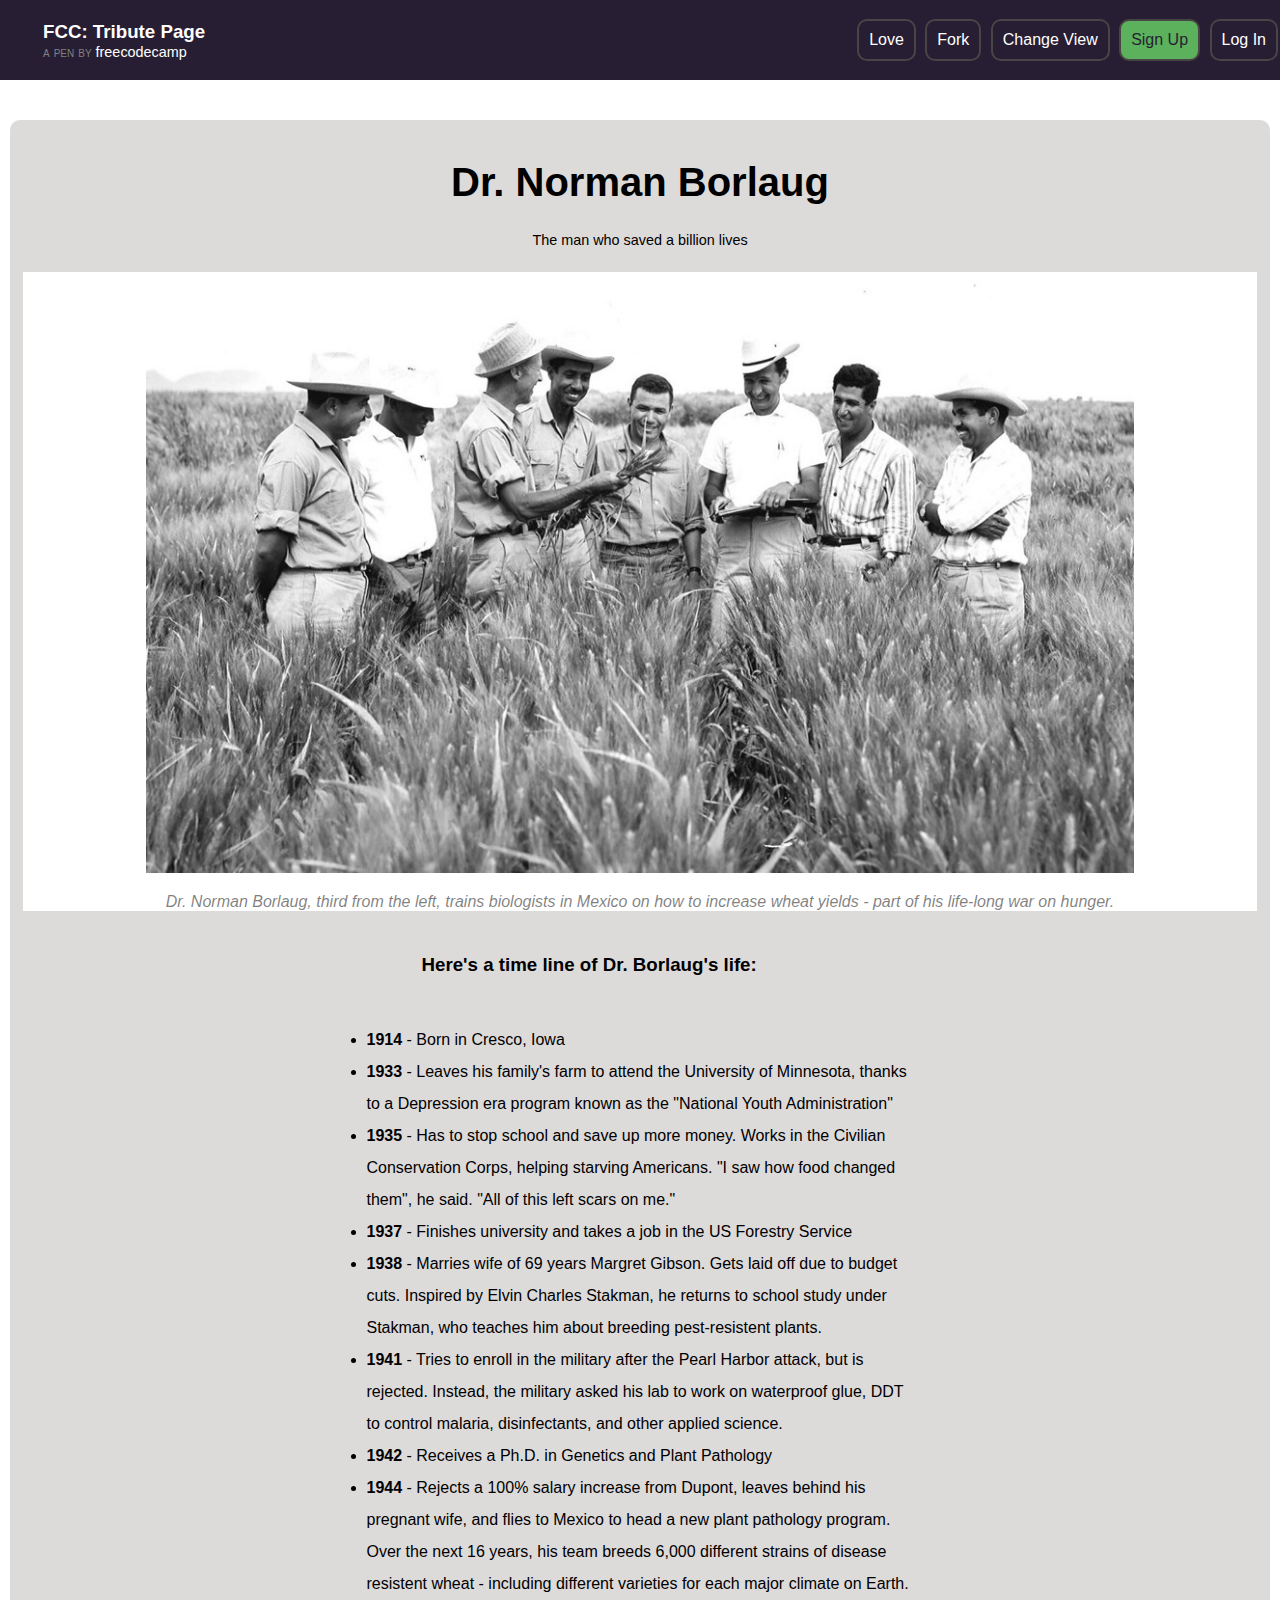
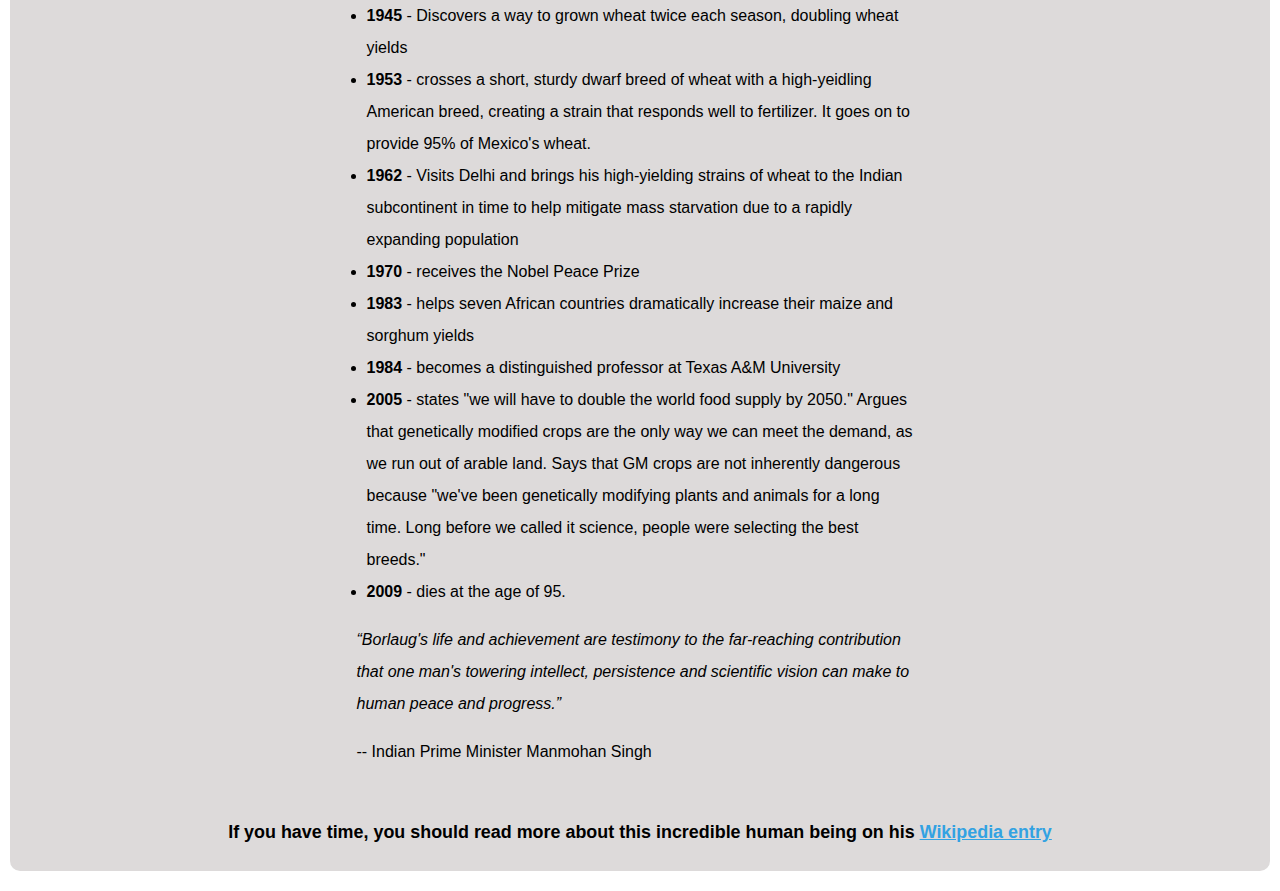
<file: index.html>
<!DOCTYPE html>
<html lang="en">

<head>
    <meta charset="UTF-8">
    <meta name="viewport" content="width=device-width, initial-scale=1.0">
    <meta http-equiv="X-UA-Compatible" content="ie=edge">
    <link rel="stylesheet" href="style.css">
    <title>My Tribute Page</title>
</head>

<body>
    <main id="main">
        <header>
            <div id="logo">
                <a href="">
                    <h3>FCC: Tribute Page</h3>
                </a>
                <br>
                <span id="pen">a pen by <a href="https://codepen.io/freeCodeCamp" id="code">freecodecamp</a></span>
            </div>
            <nav>
                <ul id="navItems">
                    <li><a href="">Love</a></li>
                    <li><a href="">Fork</a></li>
                    <li><a href="">Change View</a></li>
                    <li id="sign"><a href="signUp.html">Sign Up</a></li>
                    <li><a href="">Log In</a></li>
                </ul>
            </nav>
        </header>
        <h1 id="title">Dr. Norman Borlaug</h1>
        <h5>The man who saved a billion lives</h5>
        <div id="img-div">
            <img src="img.jpg" alt="" id="image">
            <p id="img-caption">Dr. Norman Borlaug, third from the left, trains biologists in Mexico on how to increase
                wheat yields - part of his life-long war on hunger.</p>
        </div>
        <div id="tribute-info">
            <h3>Here's a time line of Dr. Borlaug's life:</h3>
            <ul>
                <li><strong>1914</strong> - Born in Cresco, Iowa</li>
                <li><strong>1933</strong> - Leaves his family's farm to attend the University of Minnesota,
                    thanks to a Depression era program known as the "National Youth Administration"</li>
                <li><strong>1935</strong> - Has to stop school and save up more money. Works in the Civilian
                    Conservation Corps, helping starving Americans.
                    "I saw how food changed them", he said. "All of this left scars on me."</li>
                <li><strong>1937</strong> - Finishes university and takes a job in the US Forestry Service</li>
                <li><strong>1938</strong> - Marries wife of 69 years Margret Gibson. Gets laid off due to budget cuts.
                    Inspired by Elvin Charles Stakman, he returns to school study under Stakman,
                    who teaches him about breeding pest-resistent plants.</li>
                <li><strong>1941</strong> - Tries to enroll in the military after the Pearl Harbor attack, but is
                    rejected. Instead, the military asked his lab to work on waterproof glue, DDT to control malaria,
                    disinfectants,
                    and other applied science.</li>
                <li><strong>1942</strong> - Receives a Ph.D. in Genetics and Plant Pathology</li>
                <li><strong>1944</strong> - Rejects a 100% salary increase from Dupont, leaves behind his pregnant wife,
                    and flies to Mexico to head a new plant pathology program. Over the next 16 years, his team breeds
                    6,000 different strains of disease resistent wheat -
                    including different varieties for each major climate on Earth.</li>
                <li><strong>1945</strong> - Discovers a way to grown wheat twice each season, doubling wheat yields</li>
                <li><strong>1953</strong> - crosses a short, sturdy dwarf breed of wheat with a high-yeidling American
                    breed, creating a strain that responds well to fertilizer.
                    It goes on to provide 95% of Mexico's wheat.</li>
                <li><strong>1962</strong> - Visits Delhi and brings his high-yielding strains of wheat to the Indian
                    subcontinent in time to help mitigate
                    mass starvation due to a rapidly expanding population</li>
                <li><strong>1970</strong> - receives the Nobel Peace Prize</li>
                <li><strong>1983</strong> - helps seven African countries dramatically increase their maize and sorghum
                    yields</li>
                <li><strong>1984</strong> - becomes a distinguished professor at Texas A&M University</li>
                <li><strong>2005</strong> - states "we will have to double the world food supply by 2050." Argues that
                    genetically modified crops are the only way we can meet the demand, as we run out of arable land.
                    Says that GM crops are not inherently dangerous because "we've been genetically modifying plants and
                    animals for a long time.
                    Long before we called it science, people were selecting the best breeds."</li>
                <li><strong>2009</strong> - dies at the age of 95.</li>
            </ul>
            <p><em><q>Borlaug's life and achievement are testimony to the far-reaching contribution that one man's towering
                    intellect, persistence and scientific vision can make to human peace and progress.</q></em></p>
            <p>-- Indian Prime Minister Manmohan Singh</p>
        </div>
        <footer>
            <p>If you have time, you should read more about this incredible human being on his
                <a href="" target="_blank" id="tribute-link">Wikipedia entry</a></p>
        </footer>
    </main>
    
</body>

</html>
</file>
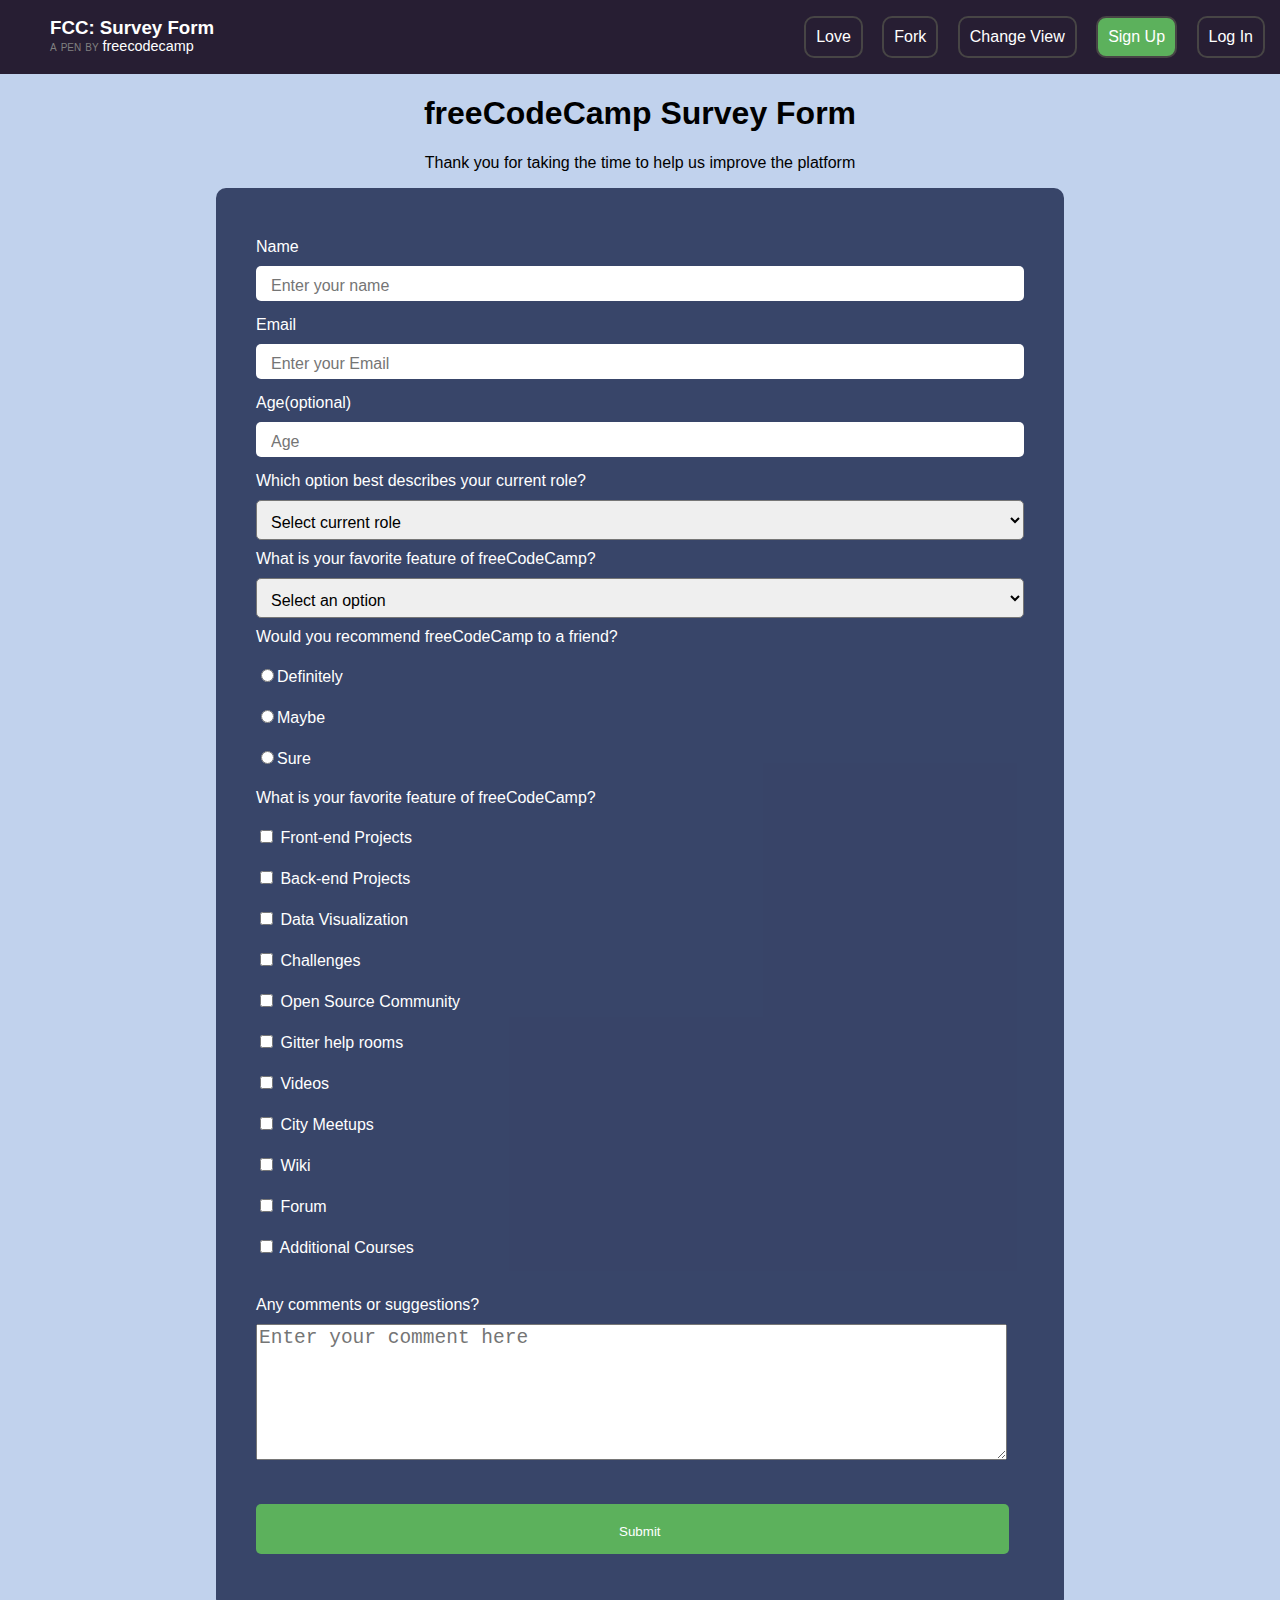
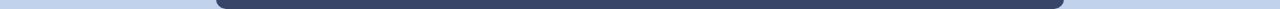
<file: signUp.html>
<!DOCTYPE html>
<html lang="en">

<head>
    <meta charset="UTF-8">
    <meta name="viewport" content="width=device-width, initial-scale=1.0">
    <meta http-equiv="X-UA-Compatible" content="ie=edge">
    <link rel="stylesheet" href="style2.css">
    <title>My SignUp Page</title>
</head>

<body>
    <main id="main">
        <header>
            <div id="logo">
                <a href="">
                    <h3>FCC: Survey Form</h3>
                </a>
                <span id="pen">a pen by <a href="https://codepen.io/freeCodeCamp" id="code">freecodecamp</a></span>
            </div>
            <nav>
                <ul id="navItems">
                    <li><a href="">Love</a></li>
                    <li><a href="">Fork</a></li>
                    <li><a href="">Change View</a></li>
                    <li id="sign"><a href="">Sign Up</a></li>
                    <li><a href="">Log In</a></li>
                </ul>
            </nav>
        </header>
        <h1 id="title">freeCodeCamp Survey Form</h1>
        <p id="description">Thank you for taking the time to help us improve the platform</p>
        <div id="form-container">
            <form action="" id="survey-form">
                <label for="name" id="name-label">Name</label><br>
                <input type="text" id="name" placeholder="Enter your name" required><br>
                <label for="email" id="email-label">Email</label><br>
                <input type="email" id="email" placeholder="Enter your Email" required><br>
                <label for="number" id="number-label">Age(optional)</label><br>
                <input type="number" id="number" min="2" max="3" placeholder="Age" required><br>
                <label for="dropdown">Which option best describes your current role?</label><br>
                <select name="select role" id="dropdown" class="select">
                    <option value="Student" selected disabled>Select current role</option>
                    <option value="Full Time Job">Student</option>
                    <option value="Full Time Job">Full Time Job</option>
                    <option value="Full Time Learner">Full Time Learner</option>
                    <option value="Prefer not say">Prefer not say</option>
                    <option value="Other">Other</option>
                </select><br>
                <label for="">What is your favorite feature of freeCodeCamp?</label><br>
                <select name="select role" id="dropdown" class="select">
                    <option value="Student" selected disabled>Select an option</option>
                    <option value="Challenges">Challenges</option>
                    <option value="Projects">Projects</option>
                    <option value="Community">Community</option>
                    <option value="Open Source">Open Source</option>
                </select><br>
                <label for="">Would you recommend freeCodeCamp to a friend?</label><br>
                <label for="feed1"><input type="radio" name="feedback" id="feed1">Definitely</label><br>
                <label for="feed2"><input type="radio" name="feedback" id="feed2">Maybe</label><br>
                <label for="feed3"><input type="radio" name="feedback" id="feed3">Sure</label><br>
                <label for="">What is your favorite feature of freeCodeCamp?</label><br>
                <label for="check1"><input type="checkbox" name="check1" id="check1" value="Front-end Projects">
                    Front-end Projects</label><br>
                <label for="check2"><input type="checkbox" name="check2" id="check2" value="Back-end Projects">
                    Back-end Projects</label><br>
                <label for="check3"><input type="checkbox" name="check3" id="check3" value="Data Visualization">
                    Data Visualization</label><br>
                <label for="check4"><input type="checkbox" name="check4" id="check4" value="Challenges">
                    Challenges</label><br>
                <label for="check5"><input type="checkbox" name="check5" id="check5" value="Open Source Community">
                    Open Source Community</label><br>
                <label for="check6"><input type="checkbox" name="check6" id="check6" value="Gitter help rooms">
                    Gitter help rooms</label><br>
                <label for="check7"><input type="checkbox" name="check7" id="check7" value="Videos">
                    Videos</label><br>
                <label for="check8"><input type="checkbox" name="check8" id="check8" value="City Meetups">
                    City Meetups</label><br>
                <label for="check9"><input type="checkbox" name="check9" id="check9" value="Wiki">
                    Wiki</label><br>
                <label for="check10"><input type="checkbox" name="check10" id="check10" value="Forum">
                    Forum</label><br>
                <label for="check11"><input type="checkbox" name="check11" id="check11" value="Additional Courses">
                    Additional Courses</label><br>
                <br>
                <label for="">Any comments or suggestions?</label><br>
                <textarea name="" id="" cols="30" rows="10" placeholder="Enter your comment here"></textarea><br>
                <input type="submit" id="submit">
            </form>
        </div>
    </main>

</body>

</html>
</file>
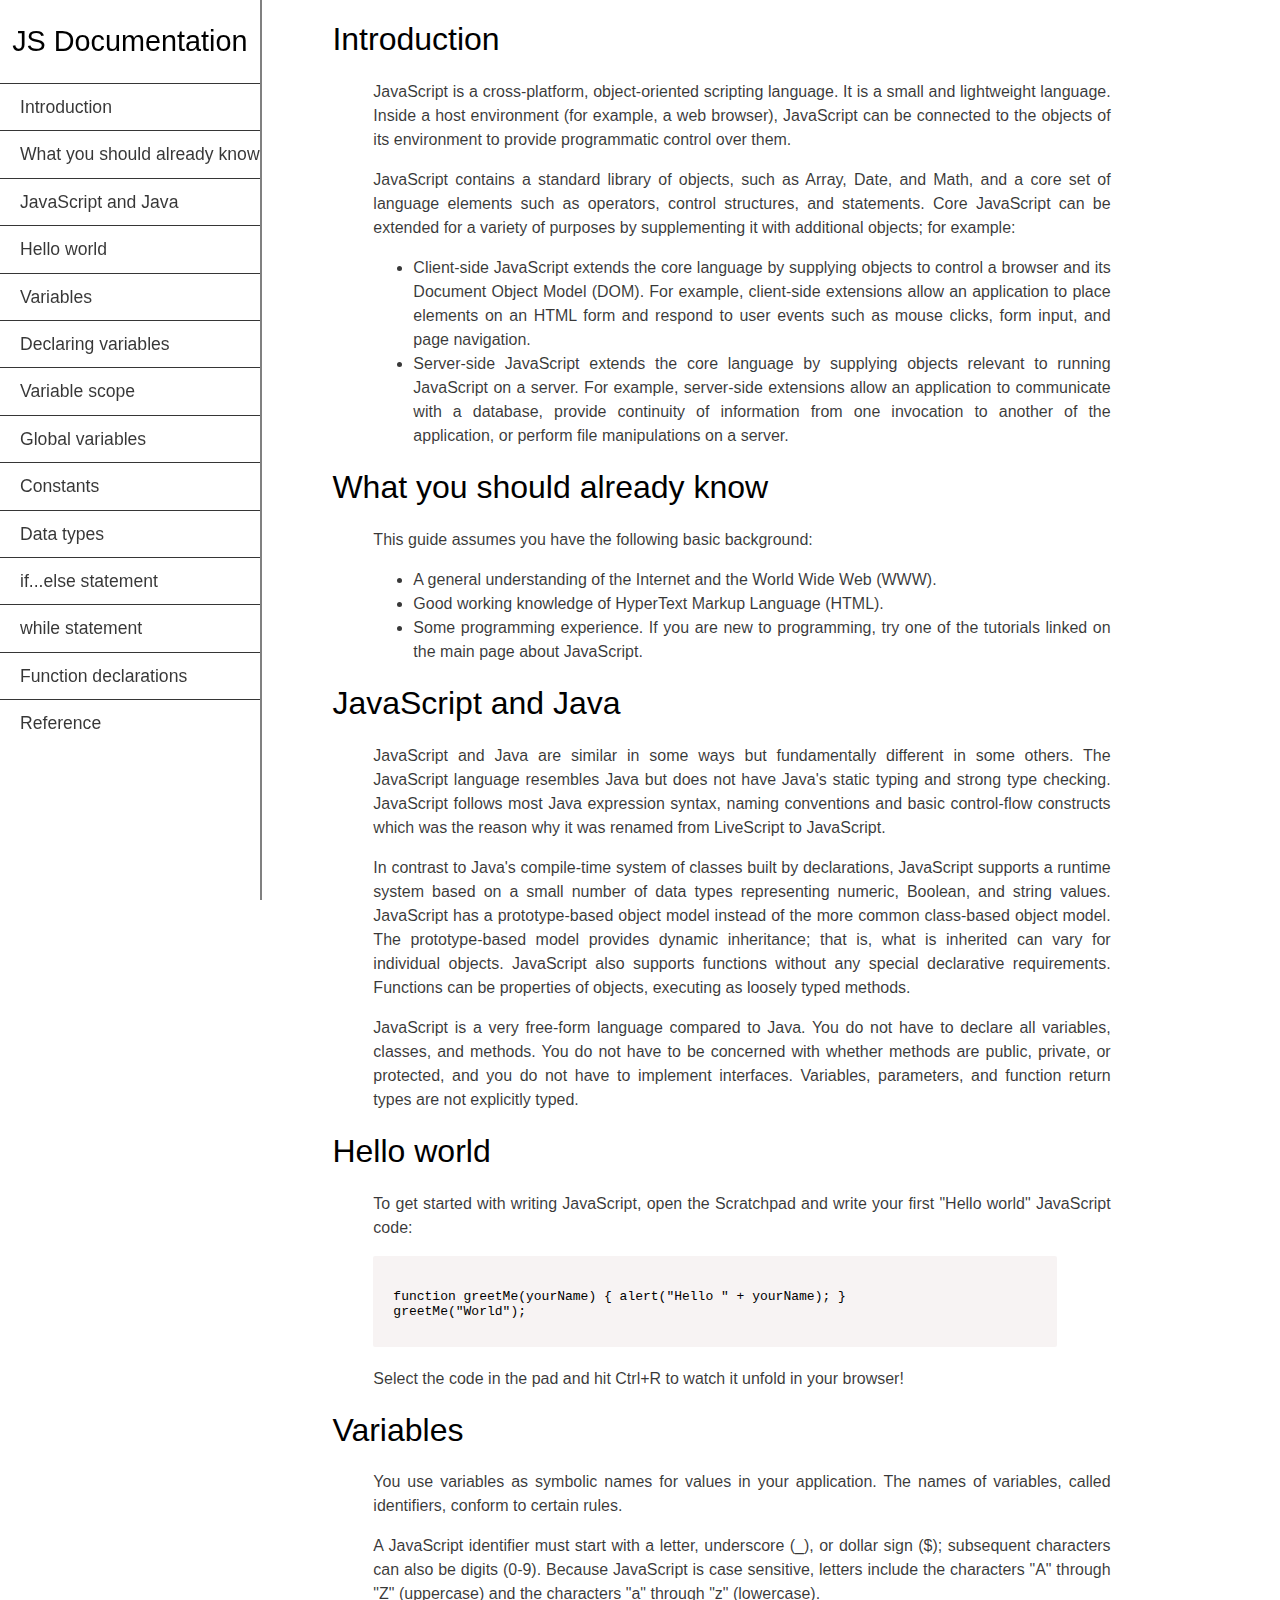
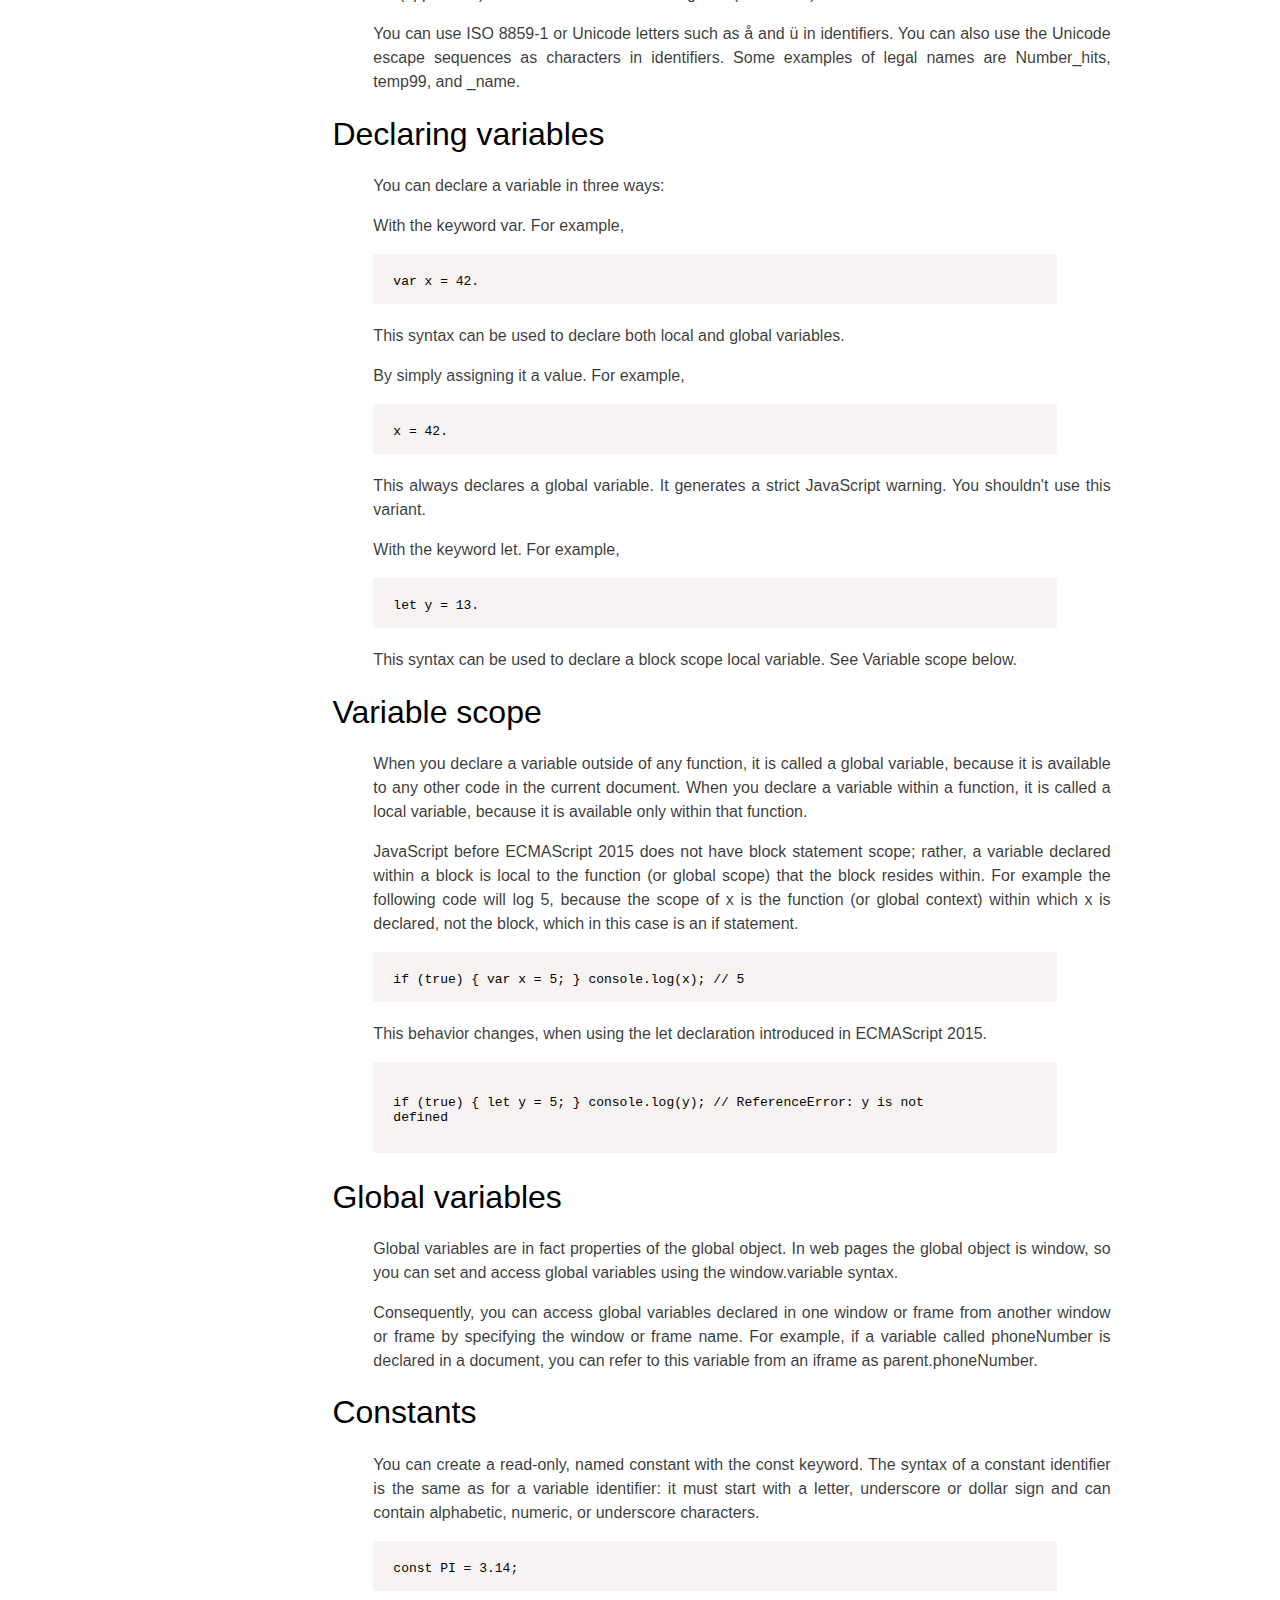
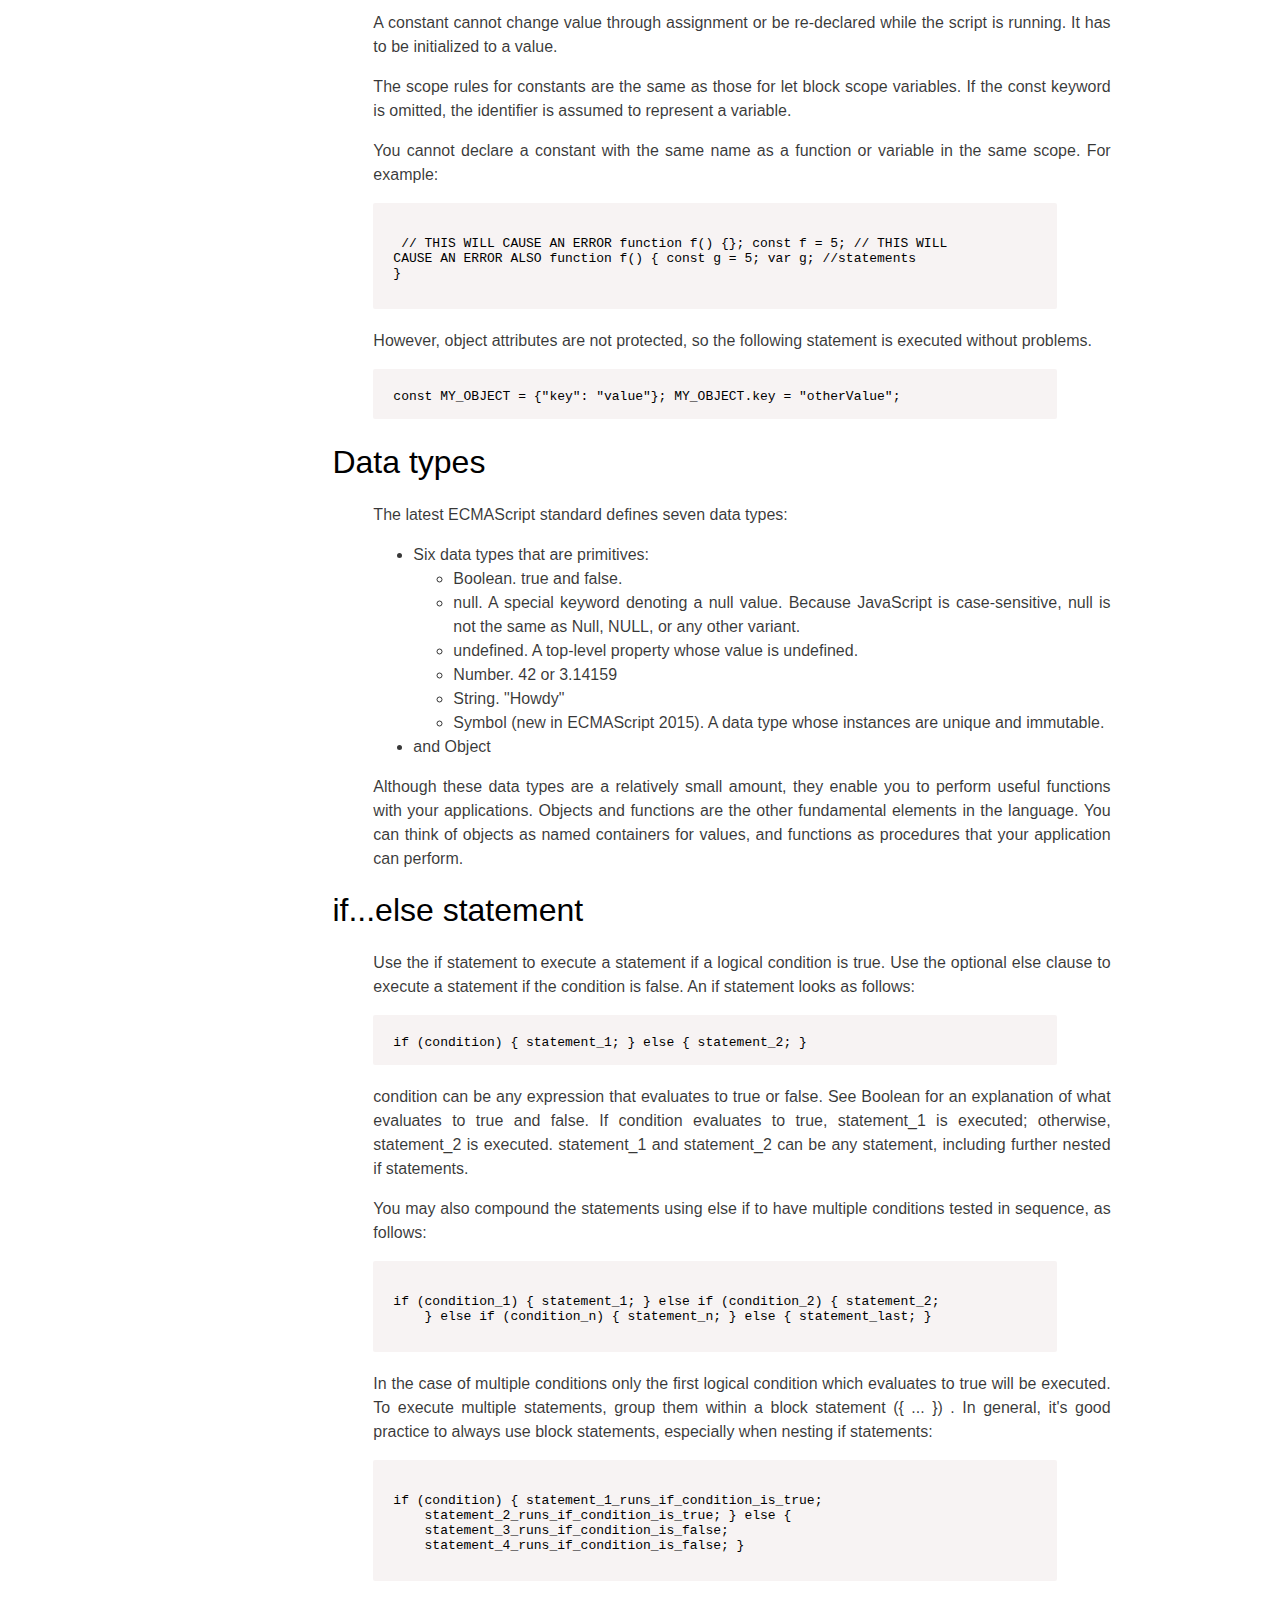
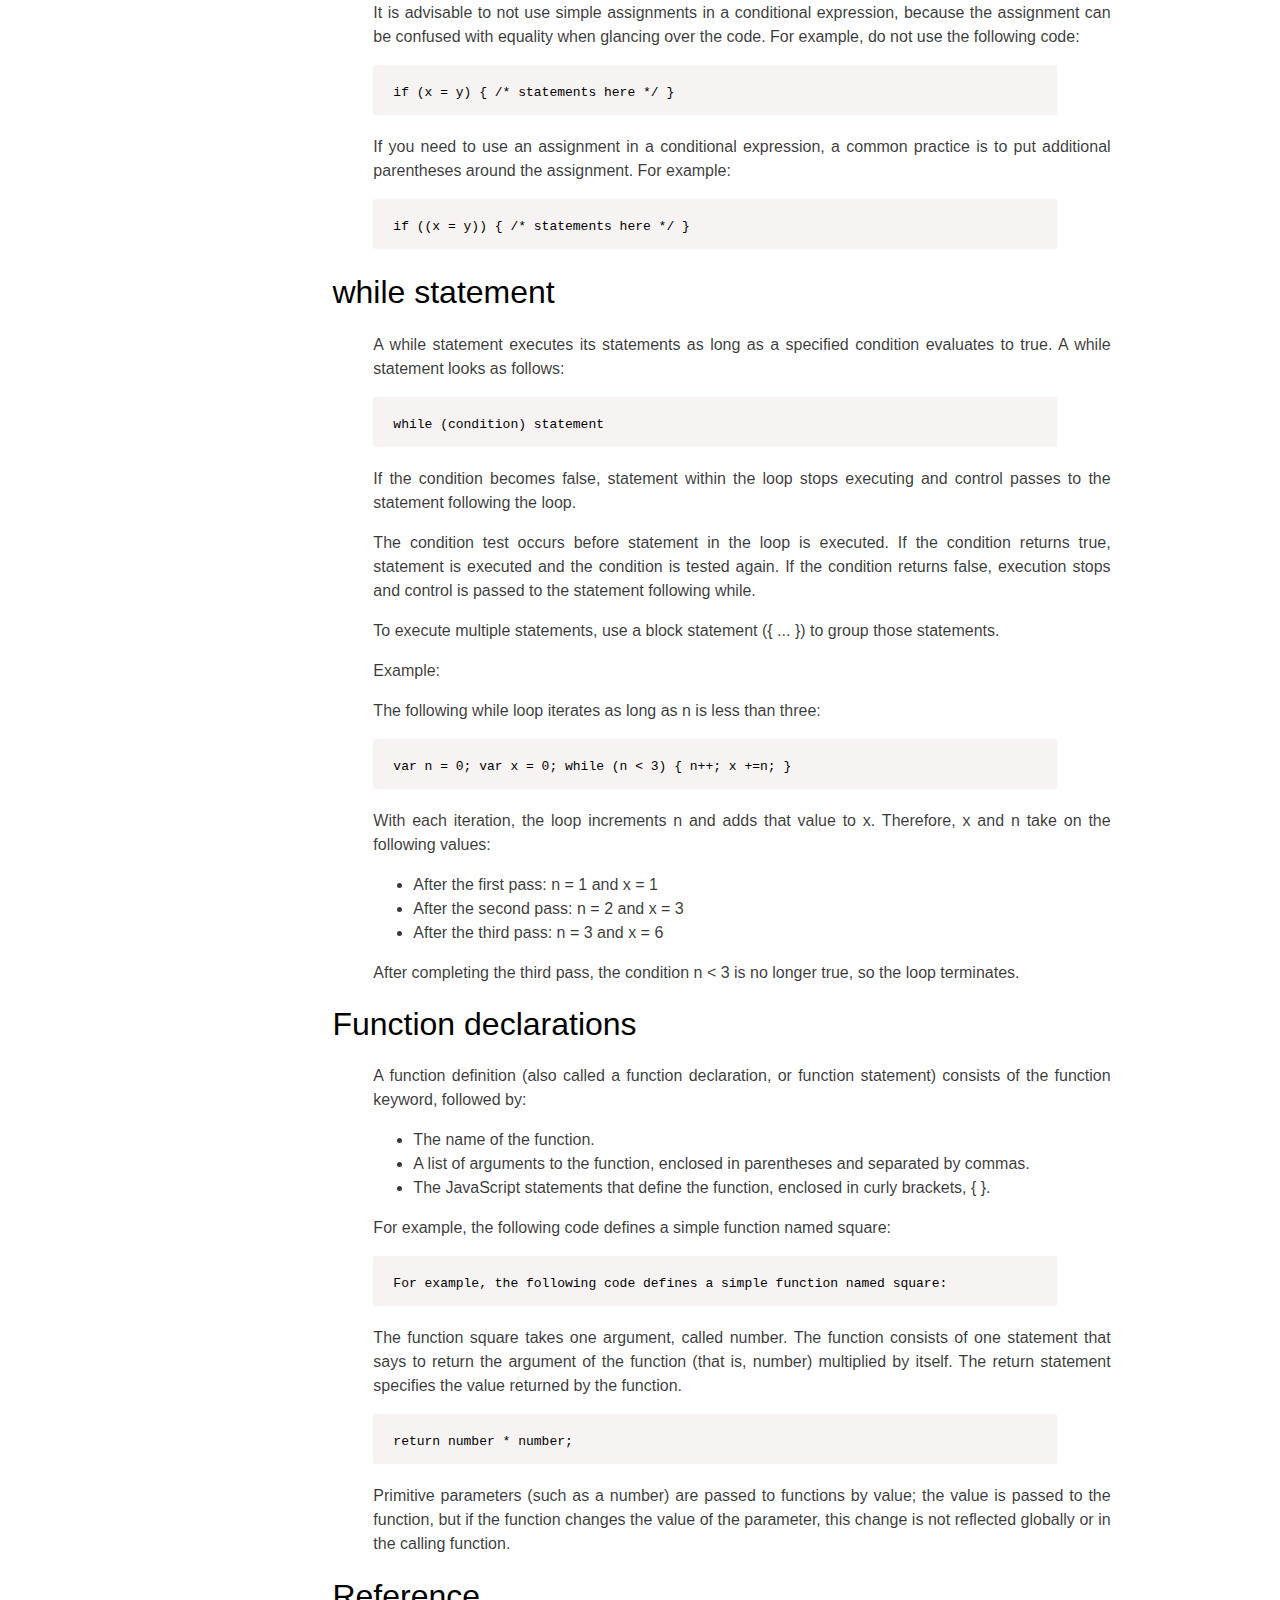
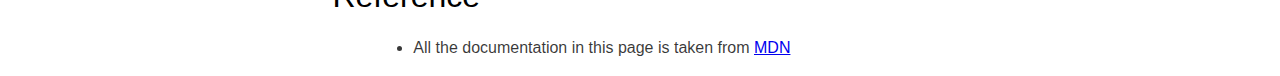
<file: Technical Doc.html>
<!DOCTYPE html>
<html lang="en">

<head>
    <meta charset="UTF-8">
    <meta name="viewport" content="width=device-width, initial-scale=1.0">
    <meta http-equiv="X-UA-Compatible" content="ie=edge">
    <link rel="stylesheet" href="style4.css">
    <title>JS Documentation</title>
</head>

<body>
    <main id="main-doc">
        <nav id="navbar">
            <header>
                <h1>JS Documentation</h1>
            </header>
            <div id="navItems">
                <ul>
                    <li><a href="#Introduction" class="nav-link">Introduction</a></li>
                    <li><a href="#What_you_should_already_know" class="nav-link">What you should already know</a></li>
                    <li><a href="#JavaScript_and_Java" class="nav-link">JavaScript and Java</a></li>
                    <li><a href="#Hello_world" class="nav-link">Hello world</a></li>
                    <li><a href="#Variables" class="nav-link">Variables</a></li>
                    <li><a href="#Declaring_variables" class="nav-link">Declaring variables</a></li>
                    <li><a href="#Variable_scope" class="nav-link">Variable scope</a></li>
                    <li><a href="#Global_variables" class="nav-link">Global variables</a></li>
                    <li><a href="#Constants" class="nav-link">Constants</a></li>
                    <li><a href="#Data_types" class="nav-link">Data types</a></li>
                    <li><a href="#if...else_statement" class="nav-link">if...else statement</a></li>
                    <li><a href="#while_statement" class="nav-link">while statement</a>
                    <li><a href="#Function_declarations" class="nav-link">Function declarations</a>
                    <li><a href="#Reference" class="nav-link">Reference</a></li>
                </ul>
            </div>
        </nav>
    <div class="wrapper">
         <section id="Introduction" class="main-section">
            <header>
                <h1 class="title">Introduction</h1>
            </header>
            <div class="content">
                <p>JavaScript is a cross-platform, object-oriented scripting language. It is a small and lightweight
                    language. Inside a host environment (for example, a web browser),
                    JavaScript can be connected to the objects of its environment to provide programmatic control over
                    them.</p>
                <p>JavaScript contains a standard library of objects, such as Array, Date, and Math, and a core set of
                    language elements such as operators, control structures, and statements.
                    Core JavaScript can be extended for a variety of purposes by supplementing it with additional
                    objects; for example:</p>
                <ul>
                    <li>Client-side JavaScript extends the core language by supplying objects to control a browser and
                        its Document Object Model (DOM). For example, client-side extensions allow an application to
                        place elements on an HTML form
                        and respond to user events such as mouse clicks, form input, and page navigation.</li>
                    <li>Server-side JavaScript extends the core language by supplying objects relevant to running
                        JavaScript on a server. For example, server-side extensions allow an application to communicate
                        with a database, provide continuity of information
                        from one invocation to another of the application, or perform file manipulations on a server.
                    </li>
                </ul>
            </div>
        </section>
        <section id="What_you_should_already_know" class="main-section">
            <header>
                <h1 class="title">What you should already know</h1>
            </header>
            <div class="content">
                <p>This guide assumes you have the following basic background:</p>
                <ul>
                    <li>A general understanding of the Internet and the World Wide Web (WWW).</li>
                    <li>Good working knowledge of HyperText Markup Language (HTML).</li>
                    <li>Some programming experience. If you are new to programming, try one of the tutorials linked on
                        the main page about JavaScript.</li>
                </ul>
            </div>
        </section>
        <section id="JavaScript_and_Java" class="main-section">
            <header>
                <h1 class="title">JavaScript and Java</h1>
            </header>
            <div class="content">
                <p>JavaScript and Java are similar in some ways but fundamentally different in some others. The
                    JavaScript language resembles Java but does not have Java's static typing and strong type checking.
                    JavaScript follows most Java expression syntax, naming conventions and basic control-flow constructs
                    which was the reason why it was renamed from LiveScript to JavaScript.</p>
                <p>In contrast to Java's compile-time system of classes built by declarations, JavaScript supports a
                    runtime system based on a small number of data types representing numeric, Boolean, and string
                    values. JavaScript has a prototype-based object model instead of the more common class-based object
                    model. The prototype-based model provides dynamic inheritance; that is, what is inherited can vary
                    for individual objects. JavaScript also supports functions without any special declarative
                    requirements. Functions can be properties of objects, executing as loosely typed methods.</p>
                <p>JavaScript is a very free-form language compared to Java. You do not have to declare all variables,
                    classes, and methods. You do not have to be concerned with whether methods are public, private, or
                    protected, and you do not have to implement interfaces. Variables, parameters, and function return
                    types are not explicitly typed.</p>
            </div>
        </section>
        <section id="Hello_world" class="main-section">
            <header>
                <h1 class="title">Hello world</h1>
            </header>
            <div class="content">
                <p>To get started with writing JavaScript, open the Scratchpad and write your first "Hello world"
                    JavaScript code:</p>
                <code>
                    <pre>
function greetMe(yourName) { alert("Hello " + yourName); }
greetMe("World");
                    </pre>
                </code>
                <p>Select the code in the pad and hit Ctrl+R to watch it unfold in your browser!</p>
            </div>
        </section>
        <section id="Variables" class="main-section">
            <header>
                <h1 class="title">Variables</h1>
            </header>
            <div class="content">
                <p>You use variables as symbolic names for values in your application. The names of variables, called
                    identifiers, conform to certain rules.</p>
                <p>A JavaScript identifier must start with a letter, underscore (_), or dollar sign ($); subsequent
                    characters can also be digits (0-9). Because JavaScript is case sensitive, letters include the
                    characters "A" through "Z" (uppercase) and the characters "a" through "z" (lowercase).</p>
                <p>You can use ISO 8859-1 or Unicode letters such as å and ü in identifiers. You can also use the
                    Unicode escape sequences as characters in identifiers. Some examples of legal names are Number_hits,
                    temp99, and _name.</p>

            </div>
        </section>
        <section id="Declaring_variables" class="main-section">
            <header>
                <h1 class="title">Declaring variables</h1>
            </header>
            <div class="content">
                <p>You can declare a variable in three ways:</p>
                <p>With the keyword var. For example,</p>
                <code>var x = 42.</code>
                <p>This syntax can be used to declare both local and global variables.</p>
                <p>By simply assigning it a value. For example,</p>
                <code>x = 42.</code>
                <p>This always declares a global variable. It generates a strict JavaScript warning. You shouldn't use
                    this variant.</p>
                <p>With the keyword let. For example,</p>
                <code> let y = 13.</code>
                <p>This syntax can be used to declare a block scope local variable. See Variable scope below.</p>
            </div>
        </section>
        <section id="Variable_scope" class="main-section">
            <header>
                <h1 class="title">Variable scope</h1>
            </header>
            <div class="content">
                <p>When you declare a variable outside of any function, it is called a global variable, because it is
                    available to any other code in the current document. When you declare a variable within a function,
                    it is called a local variable, because it is available only within that function.</p>
                <p>JavaScript before ECMAScript 2015 does not have block statement scope; rather, a variable declared
                    within a block is local to the function (or global scope) that the block resides within. For example
                    the following code will log 5, because the scope of x is the function (or global context) within
                    which x is declared, not the block, which in this case is an if statement.</p>
                <code>if (true) { var x = 5; } console.log(x); // 5</code>
                <p>This behavior changes, when using the let declaration introduced in ECMAScript 2015.</p>
                <code>
                    <pre>
if (true) { let y = 5; } console.log(y); // ReferenceError: y is not
defined
                </pre></code>
            </div>
        </section>
        <section id="Global_variables" class="main-section">
            <header>
                <h1 class="title">Global variables</h1>
            </header>
            <div class="content">
                <p>Global variables are in fact properties of the global object. In web pages the global object is
                    window, so you can set and access global variables using the window.variable syntax.</p>
                <p>Consequently, you can access global variables declared in one window or frame from another window or
                    frame by specifying the window or frame name. For example, if a variable called phoneNumber is
                    declared in a document, you can refer to this variable from an iframe as parent.phoneNumber.</p>
            </div>
        </section>
        <section id="Constants" class="main-section">
            <header>
                <h1 class="title">Constants</h1>
            </header>
            <div class="content">
                <p>You can create a read-only, named constant with the const keyword. The syntax of a constant
                    identifier is the same as for a variable identifier: it must start with a letter, underscore or
                    dollar sign and can contain alphabetic, numeric, or underscore characters.</p>
                <code>const PI = 3.14;</code>
                <p>A constant cannot change value through assignment or be re-declared while the script is running. It
                    has to be initialized to a value.</p>
                <p>The scope rules for constants are the same as those for let block scope variables. If the const
                    keyword is omitted, the identifier is assumed to represent a variable.</p>
                <p>You cannot declare a constant with the same name as a function or variable in the same scope. For
                    example:</p>
                <code>
                    <pre>
 // THIS WILL CAUSE AN ERROR function f() {}; const f = 5; // THIS WILL
CAUSE AN ERROR ALSO function f() { const g = 5; var g; //statements
}
                </pre></code>
                <p>However, object attributes are not protected, so the following statement is executed without
                    problems.</p>
                <code>const MY_OBJECT = {"key": "value"}; MY_OBJECT.key = "otherValue";</code>
            </div>
        </section>
        <section id="Data_types" class="main-section">
            <header>
                <h1 class="title">Data types</h1>
            </header>
            <div class="content">
                <p>The latest ECMAScript standard defines seven data types:</p>
                <ul>
                    <li>Six data types that are primitives:
                        <ul>
                            <li>Boolean. true and false.</li>
                            <li>null. A special keyword denoting a null value. Because JavaScript is case-sensitive,
                                null is not the same as Null, NULL, or any other variant.</li>
                            <li>undefined. A top-level property whose value is undefined.</li>
                            <li>Number. 42 or 3.14159</li>
                            <li>String. "Howdy"</li>
                            <li>Symbol (new in ECMAScript 2015). A data type whose instances are unique and immutable.
                            </li>
                        </ul>
                    </li>
                    <li>and Object</li>
                </ul>
                <p>Although these data types are a relatively small amount, they enable you to perform useful functions
                    with your applications. Objects and functions are the other fundamental elements in the language.
                    You can think of objects as named containers for values, and functions as procedures that your
                    application can perform.</p>
            </div>
        </section>
        <section id="if...else_statement" class="main-section">
            <header>
                <h1 class="title">if...else statement</h1>
            </header>
            <div class="content">
                <p>Use the if statement to execute a statement if a logical condition is true. Use the optional else
                    clause to execute a statement if the condition is false. An if statement looks as follows:</p>
                <code>if (condition) { statement_1; } else { statement_2; }</code>
                <p>condition can be any expression that evaluates to true or false. See Boolean for an explanation of
                    what evaluates to true and false. If condition evaluates to true, statement_1 is executed;
                    otherwise, statement_2 is executed. statement_1 and statement_2 can be any statement, including
                    further nested if statements.</p>
                <p>You may also compound the statements using else if to have multiple conditions tested in sequence, as
                    follows:</p>
                <code>
                    <pre>
if (condition_1) { statement_1; } else if (condition_2) { statement_2;
    } else if (condition_n) { statement_n; } else { statement_last; }
                </pre></code>
                <p>In the case of multiple conditions only the first logical condition which evaluates to true will be
                    executed. To execute multiple statements, group them within a block statement ({ ... }) . In
                    general, it's good practice to always use block statements, especially when nesting if statements:
                </p>
                <code>
                    <pre>
if (condition) { statement_1_runs_if_condition_is_true;
    statement_2_runs_if_condition_is_true; } else {
    statement_3_runs_if_condition_is_false;
    statement_4_runs_if_condition_is_false; }
                </pre></code>
                <p>It is advisable to not use simple assignments in a conditional expression, because the assignment can
                    be confused with equality when glancing over the code. For example, do not use the following code:
                </p>
                <code>if (x = y) { /* statements here */ }</code>
                <p>If you need to use an assignment in a conditional expression, a common practice is to put additional
                    parentheses around the assignment. For example:</p>
                <code>if ((x = y)) { /* statements here */ }</code>
            </div>
        </section>
        <section id="while_statement" class="main-section">
            <header>
                <h1 class="title">while statement</h1class="title">
            </header>
            <div class="content">
                <p>A while statement executes its statements as long as a specified condition evaluates to true. A while
                    statement looks as follows:</p>
                <code>while (condition) statement</code>
                <p>If the condition becomes false, statement within the loop stops executing and control passes to the
                    statement following the loop.</p>
                <p>The condition test occurs before statement in the loop is executed. If the condition returns true,
                    statement is executed and the condition is tested again. If the condition returns false, execution
                    stops and control is passed to the statement following while.</p>
                <p>To execute multiple statements, use a block statement ({ ... }) to group those statements.</p>
                <p>Example:</p>
                <p>The following while loop iterates as long as n is less than three:</p>
                <code>var n = 0; var x = 0; while (n < 3) { n++; x +=n; }</code> <p>With each iteration, the loop
                        increments n and adds that value to x. Therefore, x and n take on the following values:</p>
                        <ul>
                            <li>After the first pass: n = 1 and x = 1</li>
                            <li>After the second pass: n = 2 and x = 3</li>
                            <li>After the third pass: n = 3 and x = 6</li>
                        </ul>
                        <p>After completing the third pass, the condition n < 3 is no longer true, so the loop
                                terminates.</p> </div> </section> <section id="Function_declarations"
                                class="main-section">
                                <header>
                                    <h1 class="title">Function declarations</h1>
                                </header>
                                <div class="content">
                                    <p>A function definition (also called a function declaration, or function statement)
                                        consists of the function keyword, followed by:</p>
                                    <ul>
                                        <li>The name of the function.</li>
                                        <li>A list of arguments to the function, enclosed in parentheses and separated
                                            by commas.</li>
                                        <li>The JavaScript statements that define the function, enclosed in curly
                                            brackets, { }.</li>
                                    </ul>
                                    <p>For example, the following code defines a simple function named square:</p>
                                    <code>For example, the following code defines a simple function named square:</code>
                                    <p>The function square takes one argument, called number. The function consists of
                                        one statement that says to return the argument of the function (that is, number)
                                        multiplied by itself. The return statement specifies the value returned by the
                                        function.</p>
                                    <code>return number * number;</code>
                                    <p>Primitive parameters (such as a number) are passed to functions by value; the
                                        value is passed to the function, but if the function changes the value of the
                                        parameter, this change is not reflected globally or in the calling function.</p>
                                </div>
        </section>
        <section id="Reference" class="main-section">
            <header>
                <h1 class="title">Reference</h1>
            </header>
            <div class="content">
                <ul>
                    <li>All the documentation in this page is taken from <a
                            href="https://developer.mozilla.org/en-US/docs/Web/JavaScript/Guide" id="more">MDN</a></li>
                </ul>
            </div>
        </section>
    </div>
       
    </main>

</body>

</html>
</file>
<file: style.css>
html{
    font-family: 'Lato', 'Lucida Grande', 'Lucida Sans Unicode', Tahoma, Sans-Serif;
}
body{
    margin: 0;
    padding: 0;
}
header{
    display: flex;
    position: fixed;
    top: 0;
    left: 0;
    right: 0;
    background: rgb(39, 30, 51);
    color: white;
    width: 100%;
    margin: 0;
    overflow: hidden;
    padding: 3px;
}

header h3, span{
    margin: 10px 0 0px 0;
    padding-left: 40px;
    padding-top: 8px;
}

nav ul li{
    display: inline-block;
    margin-right: 5px;
    padding: 10px;
    border: 2.5px solid rgb(71, 69, 69);
    border-radius: 10px;
    list-style: none;
}
#image{
    display: block;
    max-width: 80%;
    margin: 0 auto;
}
a{
    text-decoration: none;
    color: inherit;
}
h3{
    display: inline-block;
   
}

header nav{ 
    flex: 4;
    text-align: right;
    align-self: flex-end;
}
#logo{
    margin: 0;
    padding: 0;
}

nav ul li:hover{
    background: rgb(128, 128, 128);
}
#sign{
background: rgb(92, 177, 92);
color: rgb(39, 30, 51);
}
#pen{
    color: grey;
    font-variant: small-caps;
    font-size: .9em;
}
span a{
    color: white;
    font-variant: normal;
}
/************************
**************************
Main
*************************
***********************/
#main{
    background: rgb(221, 218, 218);
    margin: 120px 10px 20px 10px;
    /* overflow: scroll; */
    border-radius: 10px;
}

#title{
    /* border: 1px solid; */
    padding-top: 40px;
    font-size: 2.5em;
    text-align: center;
}
#main h5{
    text-align: center;
    font-weight: normal;
    font-size: .9em;
}
#tribute-info{
    margin: 0 auto;
    padding: 10px;
    width: 45%;
    line-height: 2;
}
#img-div{
    background: white;
    margin: 0 auto;
    width: 98%;
}
#tribute-info ul{
    padding-left: 10px;
    padding-right: 10px;
}
#tribute-info h3{
    padding: 5px;
    margin: 0 60px 20px 60px;
}

footer{
    text-align: center;
    padding: 10px;
}
footer p{
    font-size: 1.12em;
    font-weight: bold;
}
footer a{
    color: rgb(50, 162, 226);
    text-decoration: underline;
}
#img-caption{
    margin: 20px;
    text-align: center;
    font-style: italic;
    font-weight: lighter;
    color: rgba(0, 0, 0, 0.514);
}
</file>
<file: style2.css>
html {
    font-family: 'Lato', 'Lucida Grande', 'Lucida Sans Unicode', Tahoma, Sans-Serif;
    ;
}

body {
    margin: 0;
    padding: 0;
}

header {
    background: rgb(39, 30, 51);
    color: white;
    display: flex;
    /* position: fixed;
    top: 0;
    left: 0;
    right: 0;
     */
}

a,
h3 {
    color: white;
    line-height: 0.9;
    margin:  0;
    padding: 0;
    text-decoration: none;
    /* border: 1px solid; */
}

span a {
    color: white;
    font-variant: normal;
    margin: 0;
    padding: 0;
}

nav ul li:hover {
    background: rgb(128, 128, 128);
}

nav ul li {
    display: inline-block;
    margin-right: 15px;
    padding: 10px;
    border: 2.5px solid rgb(71, 69, 69);
    border-radius: 10px;
    list-style: none;
}

nav {
    text-align: right;
    align-self: center;
    flex: 4;
}

#logo {
    margin-top: 20px;
    margin-left: 20px;
    padding-left: 30px;
}

#sign {
    background: rgb(92, 177, 92);
    color: rgb(39, 30, 51);
}

#pen {
    color: grey;
    font-variant: small-caps;
    font-size: .9em;
}

#main{
    background: rgba(49, 107, 196,.3)  ;
    background-size: cover;
}

#form-container{
    background: rgba(41, 53, 90, 0.9);
    width: 60%;
    padding: 40px 40px 50px 40px;
    border-radius: 10px;
    margin: 0 auto;
}
label{
    display: inline-block;
    margin: 10px 0 10px 0;
    color: white;
}
#email, #number, #name{
    padding: 5px 0  0 15px;
    height: 30px;
    width: 98%;
    border: none;
    font-size: 1em;
    border-radius: 5px;
}
.select{
    height: 40px;
    border-radius: 5px;
    width: 100%;
    padding: 5px 0  0 10px;
    font-size: 1em;
}
input{
    margin-bottom: 5px;
}
#submit{
    color: white;
    width: 98%;
    border: none;
    border-radius: 5px;
    background: rgb(92, 177, 92);
    padding: 5px 0  0 15px;
    height: 50px;
}
textarea{
    width: 97%;
    margin-bottom: 40px;
    height: 130px;
    font-size: 1.5em;
}

#title, #description{
    text-align: center;
}
</file>
<file: style4.css>
body{
    margin: 0;
    padding: 0;
    font-family: "Open Sans", Arial, sans-serif;
    min-width: 290px;
}

#navbar{
    margin: 0;
 
}
#navItems{
    height: 200px;
    overflow: auto;
    border-bottom: 2.5px solid;
}
#navbar ul{
    border-top: 2.5px solid;

    margin: 0;
    padding: 0;
    /* width: 100%; */
}
#navbar header{
    padding: 10px;
    margin: 15px 0;
    
}
#navbar header h1{
    text-align: center;
    margin: 0;
    font-size: 1.8em;
    font-weight: lighter;
}
#navItems a{
    text-decoration: none;
    color: inherit;
    /* border: 2px solid; */
}
#navbar li{
    border-bottom: 1px solid;
    margin: 0;
    padding: 10px 0 10px 20px;
    color: rgba(0, 0, 0, 0.788);
    list-style: none;
    max-width: 100%;
    font-size: 1.1em;
}
#navbar li:last-child{
    border: none;
}
.main-section{
    width: 80%;
    margin: 0 auto;
}
.main-section header{
    /* border: 1px solid; */
    margin-top: 20px;
    padding: 0;
    width: 100%;
}
.title{
    width: 100%;
    text-align: left;
    font-weight: lighter;
    /* border: 1px solid; */
}
p, li{
    line-height: 1.5;
    color: rgba(0, 0, 0, 0.781);
    text-align: justify;
}
.content{
    width: 90%;
    margin: 0 auto;
}
code{
    display: inline-block;
    padding-top: 20px;
    padding-left: 20px;
    background: rgba(245, 240, 240, 0.815);
    width: 90%;
    min-height: 30px;
    overflow: auto;
    border-radius: 2px;
}
@media screen and (min-width:820px){
    
    html,body{
        box-sizing: border-box;
       margin: 0;
        padding: 0;
    }
    .main-doc{
        display: flex;
        position: relative;
    }
    #navbar{
        /* display: inline-block; */
        position: fixed;
        top: 0;
        max-width: 300px;
        height: 100%;
        border-right: 2px solid gray;
        /* background: grey; */
        overflow: auto;
        /* max-height: 100%; */
    }
    #navItems{
        height: 80%;
        border: none;
        margin-bottom: 20px;
        overflow: auto;
    }
    #navbar li:first-child{
        border-top: 1px solid rgba(0, 0, 0, 0.788);
    }
  #navbar ul{
      border: none;
  }
  .wrapper{
      width: 80%;
      margin-left: 230px;
  }
}
</file>
